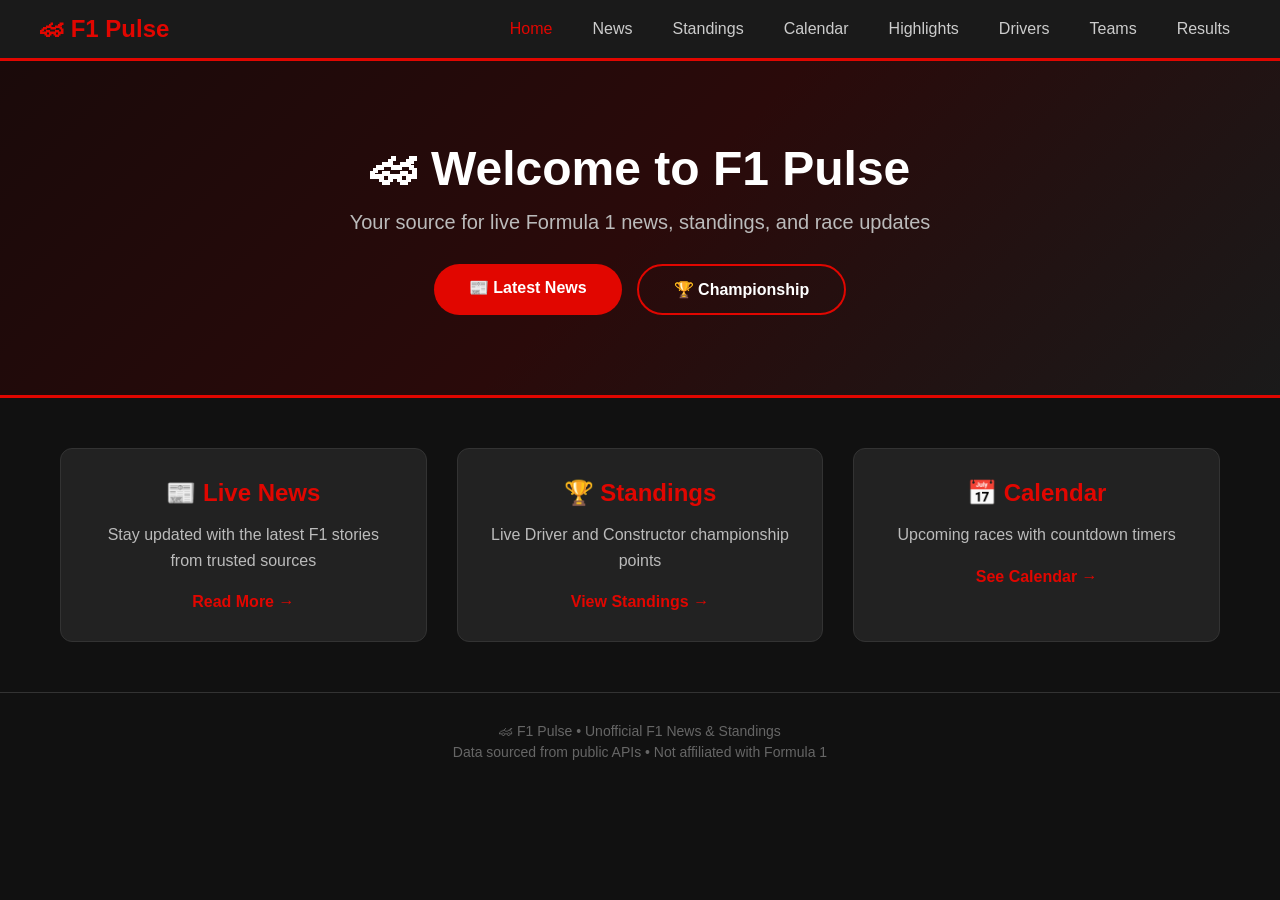
<file: index.html>
<!DOCTYPE html>
<html lang="en">
<head>
    <meta charset="UTF-8">
    <meta name="viewport" content="width=device-width, initial-scale=1.0">
    <title>F1 Pulse - Home</title>
    <link rel="stylesheet" href="css/style.css">
</head>
<body>

<!-- ===== NAVIGATION ===== -->
<nav>
    <div class="nav-container">
        <a href="index.html" class="logo">🏎 F1 Pulse</a>
        <ul class="nav-links">
            <li><a href="index.html" class="active">Home</a></li>
            <li><a href="news.html">News</a></li>
            <li><a href="standings.html">Standings</a></li>
            <li><a href="calendar.html">Calendar</a></li>
            <li><a href="highlights.html">Highlights</a></li>
            <li><a href="drivers.html">Drivers</a></li>
            <li><a href="teams.html">Teams</a></li>
            <li><a href="results.html">Results</a></li>
        </ul>
    </div>
</nav>

<!-- ===== HERO SECTION ===== -->
<section class="hero">
    <div class="hero-content">
        <h1>🏎 Welcome to F1 Pulse</h1>
        <p>Your source for live Formula 1 news, standings, and race updates</p>
        <div class="hero-buttons">
            <a href="news.html" class="btn-primary">📰 Latest News</a>
            <a href="standings.html" class="btn-secondary">🏆 Championship</a>
        </div>
    </div>
</section>

<!-- ===== FEATURED SECTION ===== -->
<section class="features">
    <div class="feature-card">
        <h3>📰 Live News</h3>
        <p>Stay updated with the latest F1 stories from trusted sources</p>
        <a href="news.html">Read More →</a>
    </div>
    <div class="feature-card">
        <h3>🏆 Standings</h3>
        <p>Live Driver and Constructor championship points</p>
        <a href="standings.html">View Standings →</a>
    </div>
    <div class="feature-card">
        <h3>📅 Calendar</h3>
        <p>Upcoming races with countdown timers</p>
        <a href="calendar.html">See Calendar →</a>
    </div>
</section>

<!-- ===== FOOTER ===== -->
<footer>
    <p>🏎 F1 Pulse &bull; Unofficial F1 News &amp; Standings</p>
    <p>Data sourced from public APIs &bull; Not affiliated with Formula 1</p>
</footer>

<script src="js/script.js"></script>
</body>
</html>
</file>
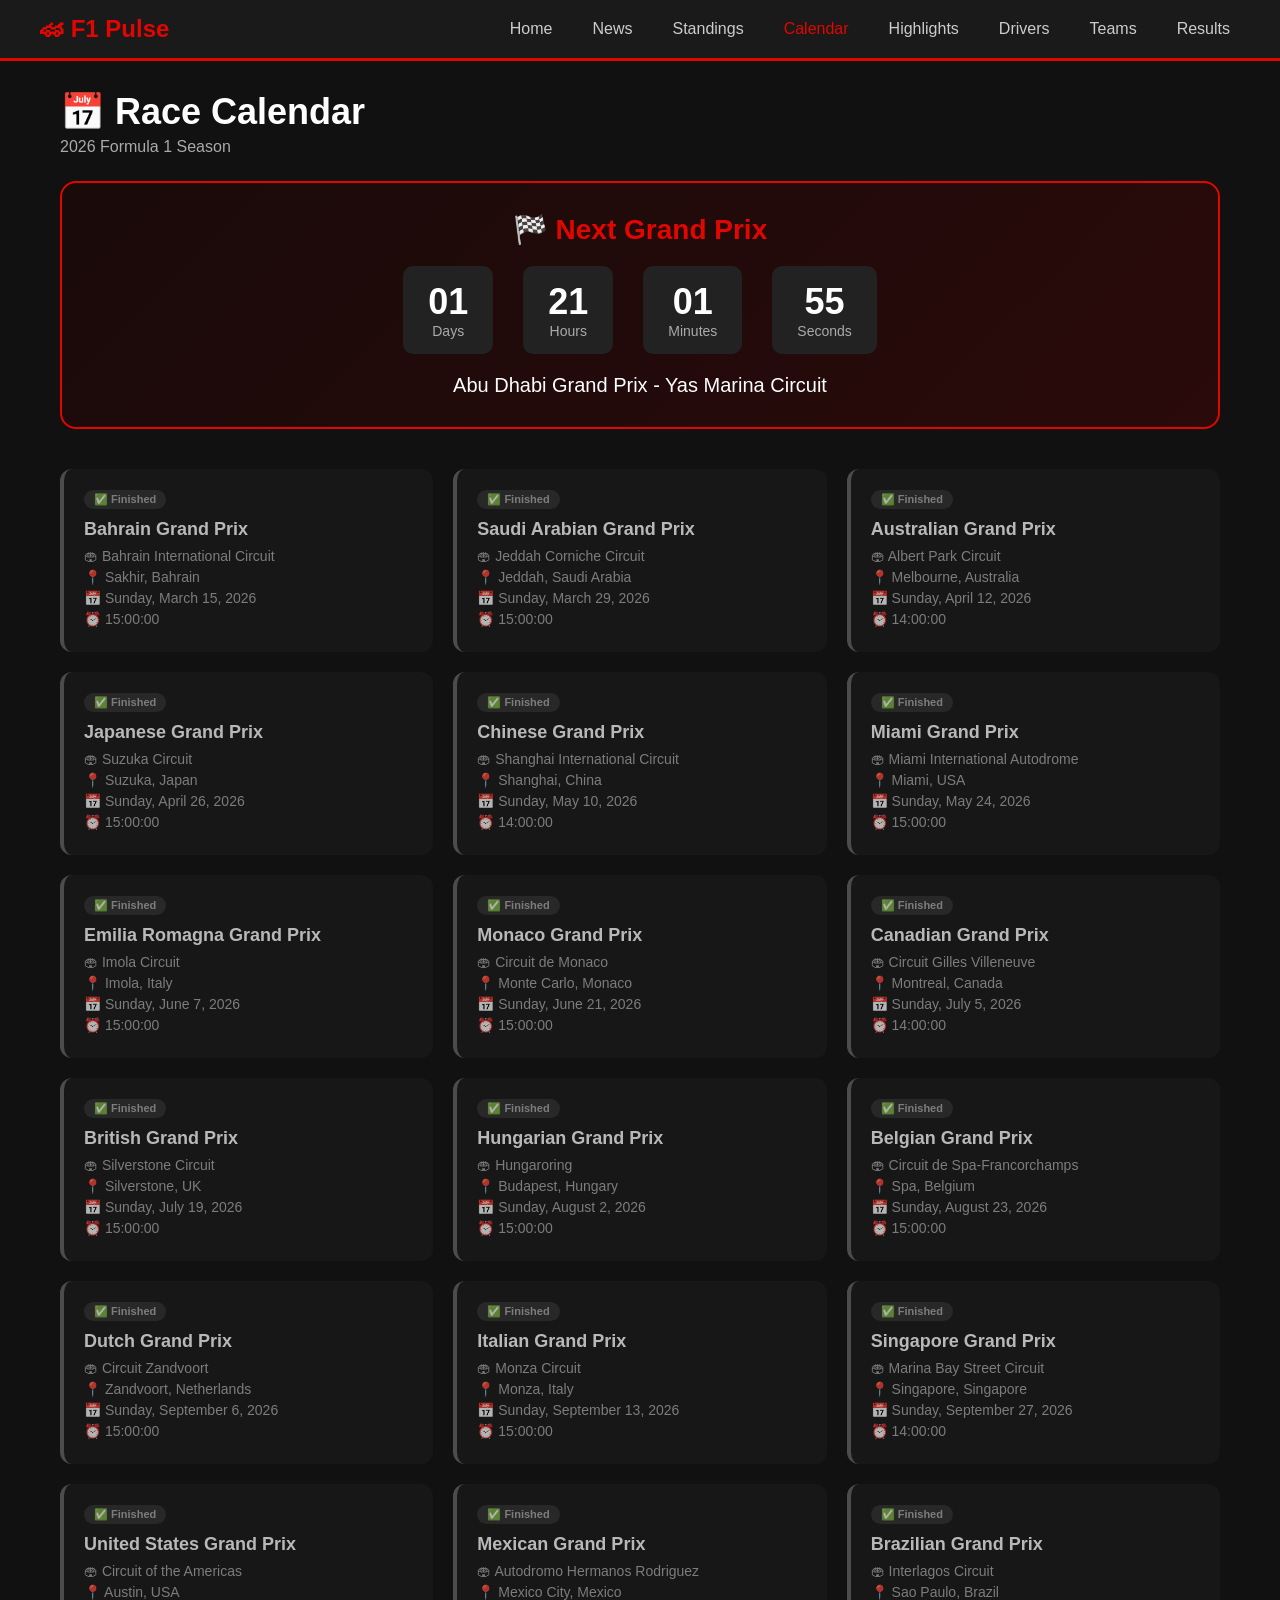
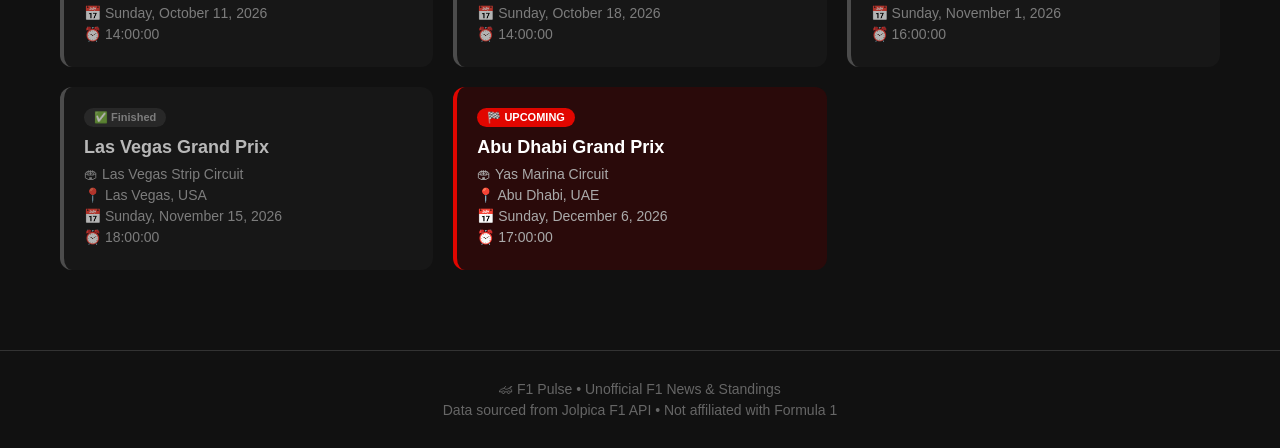
<file: calendar.html>
<!DOCTYPE html>
<html lang="en">
<head>
    <meta charset="UTF-8">
    <meta name="viewport" content="width=device-width, initial-scale=1.0">
    <title>Calendar - F1 Pulse</title>
    <link rel="stylesheet" href="css/style.css">
</head>
<body>

<nav>
    <div class="nav-container">
        <a href="index.html" class="logo">🏎 F1 Pulse</a>
        <ul class="nav-links">
            <li><a href="index.html">Home</a></li>
            <li><a href="news.html">News</a></li>
            <li><a href="standings.html">Standings</a></li>
            <li><a href="calendar.html" class="active">Calendar</a></li>
            <li><a href="highlights.html">Highlights</a></li>
            <li><a href="drivers.html">Drivers</a></li>
            <li><a href="teams.html">Teams</a></li>
            <li><a href="results.html">Results</a></li>
        </ul>
    </div>
</nav>

<section class="calendar-page">
    <h1>📅 Race Calendar</h1>
    <p class="subtitle">2026 Formula 1 Season</p>

    <div id="next-race" class="next-race-card">
        <h2>🏁 Next Grand Prix</h2>
        <div id="countdown" class="countdown">
            <div class="countdown-item"><span id="days">--</span> Days</div>
            <div class="countdown-item"><span id="hours">--</span> Hours</div>
            <div class="countdown-item"><span id="minutes">--</span> Minutes</div>
            <div class="countdown-item"><span id="seconds">--</span> Seconds</div>
        </div>
        <p id="next-race-name" class="race-name">Loading...</p>
    </div>

    <div id="calendar-container" class="calendar-grid">
        <div class="loading">Loading calendar...</div>
    </div>
</section>

<footer>
    <p>🏎 F1 Pulse &bull; Unofficial F1 News &amp; Standings</p>
    <p>Data sourced from Jolpica F1 API &bull; Not affiliated with Formula 1</p>
</footer>

<script src="js/calendar.js"></script>
</body>
</html>
</file>
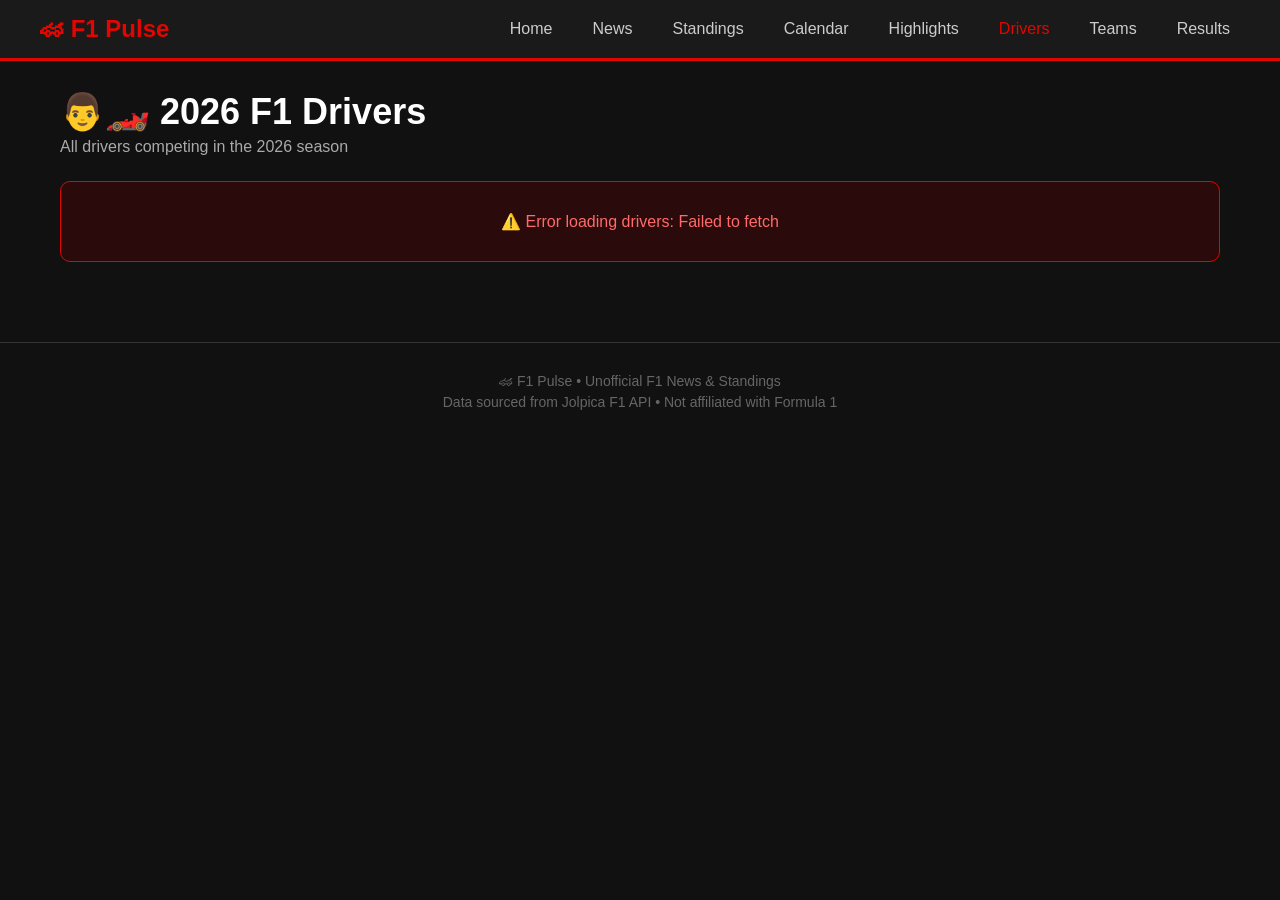
<file: drivers.html>
<!DOCTYPE html>
<html lang="en">
<head>
    <meta charset="UTF-8">
    <meta name="viewport" content="width=device-width, initial-scale=1.0">
    <title>Drivers - F1 Pulse</title>
    <link rel="stylesheet" href="css/style.css">
</head>
<body>

<nav>
    <div class="nav-container">
        <a href="index.html" class="logo">🏎 F1 Pulse</a>
        <ul class="nav-links">
            <li><a href="index.html">Home</a></li>
            <li><a href="news.html">News</a></li>
            <li><a href="standings.html">Standings</a></li>
            <li><a href="calendar.html">Calendar</a></li>
            <li><a href="highlights.html">Highlights</a></li>
            <li><a href="drivers.html" class="active">Drivers</a></li>
            <li><a href="teams.html">Teams</a></li>
            <li><a href="results.html">Results</a></li>
        </ul>
    </div>
</nav>

<section class="drivers-page">
    <h1>👨‍🏎 2026 F1 Drivers</h1>
    <p class="subtitle">All drivers competing in the 2026 season</p>

    <div id="drivers-container" class="drivers-grid">
        <div class="loading">Loading drivers...</div>
    </div>
</section>

<footer>
    <p>🏎 F1 Pulse &bull; Unofficial F1 News &amp; Standings</p>
    <p>Data sourced from Jolpica F1 API &bull; Not affiliated with Formula 1</p>
</footer>

<script src="js/drivers.js"></script>
</body>
</html>
</file>
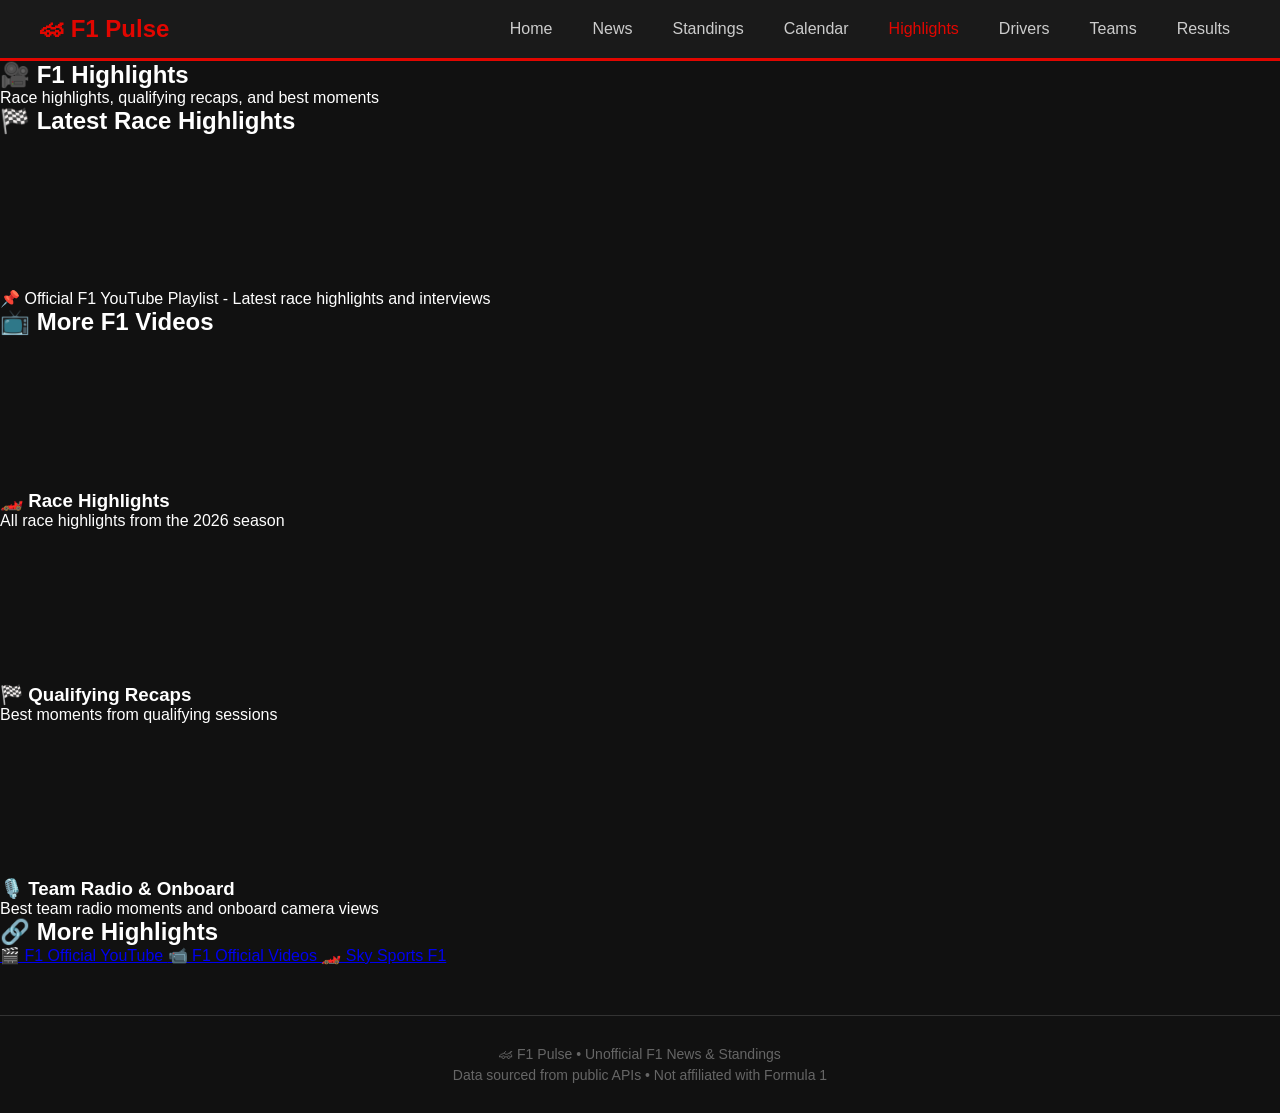
<file: highlights.html>
<!DOCTYPE html>
<html lang="en">
<head>
    <meta charset="UTF-8">
    <meta name="viewport" content="width=device-width, initial-scale=1.0">
    <title>F1 Highlights - F1 Pulse</title>
    <link rel="stylesheet" href="css/style.css">
</head>
<body>

<nav>
    <div class="nav-container">
        <a href="index.html" class="logo">🏎 F1 Pulse</a>
        <ul class="nav-links">
            <li><a href="index.html">Home</a></li>
            <li><a href="news.html">News</a></li>
            <li><a href="standings.html">Standings</a></li>
            <li><a href="calendar.html">Calendar</a></li>
            <li><a href="highlights.html" class="active">Highlights</a></li>
            <li><a href="drivers.html">Drivers</a></li>
            <li><a href="teams.html">Teams</a></li>
            <li><a href="results.html">Results</a></li>
        </ul>
    </div>
</nav>

<section class="highlights-page">
    <h1>🎥 F1 Highlights</h1>
    <p class="subtitle">Race highlights, qualifying recaps, and best moments</p>

    <!-- Featured Video -->
    <div class="featured-video">
        <h2>🏁 Latest Race Highlights</h2>
        <div class="video-container">
            <iframe 
                src="https://www.youtube.com/embed?listType=playlist&list=UU2DHvYhLVKyV9x7M80Fy1Hg"
                title="F1 Race Highlights"
                frameborder="0"
                allow="accelerometer; autoplay; clipboard-write; encrypted-media; gyroscope; picture-in-picture"
                allowfullscreen>
            </iframe>
        </div>
        <p class="video-note">📌 Official F1 YouTube Playlist - Latest race highlights and interviews</p>
    </div>

    <!-- Playlist Section -->
    <div class="playlist-section">
        <h2>📺 More F1 Videos</h2>
        <div class="playlist-grid">
            <!-- Video Card 1 -->
            <div class="video-card">
                <iframe 
                    src="https://www.youtube.com/embed?listType=playlist&list=PLr5g9nuUAPhR3TfYtEJVQ0rWwXJ9fB-Rg"
                    title="F1 Race Highlights Playlist"
                    frameborder="0"
                    allow="accelerometer; autoplay; clipboard-write; encrypted-media; gyroscope; picture-in-picture"
                    allowfullscreen>
                </iframe>
                <div class="video-info">
                    <h3>🏎️ Race Highlights</h3>
                    <p>All race highlights from the 2026 season</p>
                </div>
            </div>

            <!-- Video Card 2 -->
            <div class="video-card">
                <iframe 
                    src="https://www.youtube.com/embed?listType=playlist&list=PLr5g9nuUAPhTr7rgKcYp3FT3QjYWR2pHA"
                    title="F1 Qualifying Recaps"
                    frameborder="0"
                    allow="accelerometer; autoplay; clipboard-write; encrypted-media; gyroscope; picture-in-picture"
                    allowfullscreen>
                </iframe>
                <div class="video-info">
                    <h3>🏁 Qualifying Recaps</h3>
                    <p>Best moments from qualifying sessions</p>
                </div>
            </div>

            <!-- Video Card 3 -->
            <div class="video-card">
                <iframe 
                    src="https://www.youtube.com/embed?listType=playlist&list=PLr5g9nuUAPhS_iPsBV18zKqZGrqM29ltF"
                    title="F1 Team Radio and Onboard"
                    frameborder="0"
                    allow="accelerometer; autoplay; clipboard-write; encrypted-media; gyroscope; picture-in-picture"
                    allowfullscreen>
                </iframe>
                <div class="video-info">
                    <h3>🎙️ Team Radio & Onboard</h3>
                    <p>Best team radio moments and onboard camera views</p>
                </div>
            </div>
        </div>
    </div>

    <!-- External Links -->
    <div class="highlights-links">
        <h2>🔗 More Highlights</h2>
        <div class="links-grid">
            <a href="https://www.youtube.com/@F1" target="_blank" class="link-card">
                🎬 F1 Official YouTube
            </a>
            <a href="https://www.formula1.com/en/videos" target="_blank" class="link-card">
                📹 F1 Official Videos
            </a>
            <a href="https://www.skysports.com/f1/video" target="_blank" class="link-card">
                🏎️ Sky Sports F1
            </a>
        </div>
    </div>
</section>

<footer>
    <p>🏎 F1 Pulse &bull; Unofficial F1 News &amp; Standings</p>
    <p>Data sourced from public APIs &bull; Not affiliated with Formula 1</p>
</footer>

<script src="js/script.js"></script>
</body>
</html>
</file>
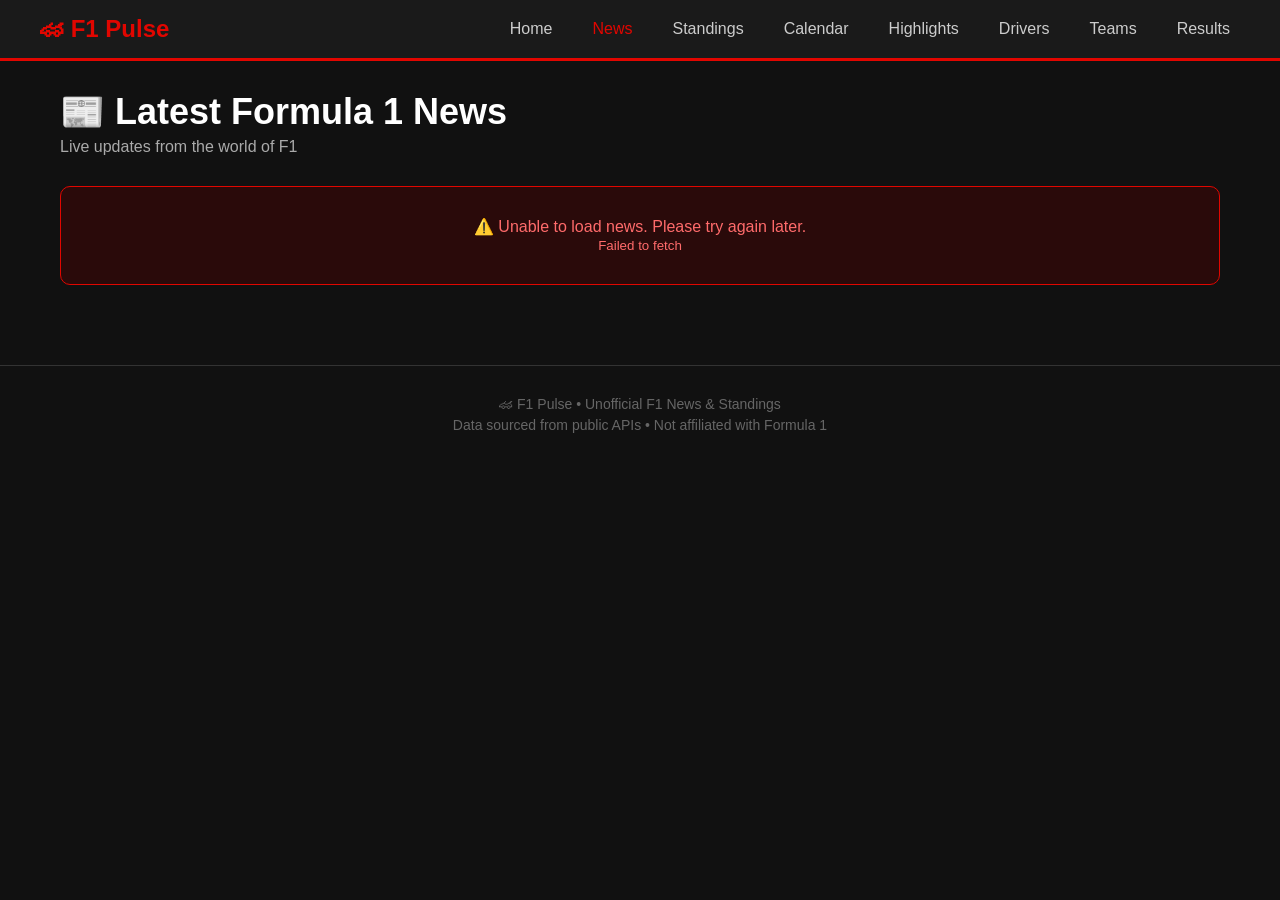
<file: news.html>
<!DOCTYPE html>
<html lang="en">
<head>
    <meta charset="UTF-8">
    <meta name="viewport" content="width=device-width, initial-scale=1.0">
    <title>F1 News - F1 Pulse</title>
    <link rel="stylesheet" href="css/style.css">
</head>
<body>

<!-- ===== NAVIGATION ===== -->
<nav>
    <div class="nav-container">
        <a href="index.html" class="logo">🏎 F1 Pulse</a>
        <ul class="nav-links">
            <li><a href="index.html">Home</a></li>
            <li><a href="news.html" class="active">News</a></li>
            <li><a href="standings.html">Standings</a></li>
            <li><a href="calendar.html">Calendar</a></li>
            <li><a href="highlights.html">Highlights</a></li>
            <li><a href="drivers.html">Drivers</a></li>
            <li><a href="teams.html">Teams</a></li>
            <li><a href="results.html">Results</a></li>
        </ul>
    </div>
</nav>

<!-- ===== NEWS SECTION ===== -->
<section class="news-page">
    <h1>📰 Latest Formula 1 News</h1>
    <p class="subtitle">Live updates from the world of F1</p>

    <div id="news-container" class="news-grid">
        <div class="loading">Loading latest news...</div>
    </div>
</section>

<!-- ===== FOOTER ===== -->
<footer>
    <p>🏎 F1 Pulse &bull; Unofficial F1 News &amp; Standings</p>
    <p>Data sourced from public APIs &bull; Not affiliated with Formula 1</p>
</footer>

<script src="js/news.js"></script>
</body>
</html>
</file>
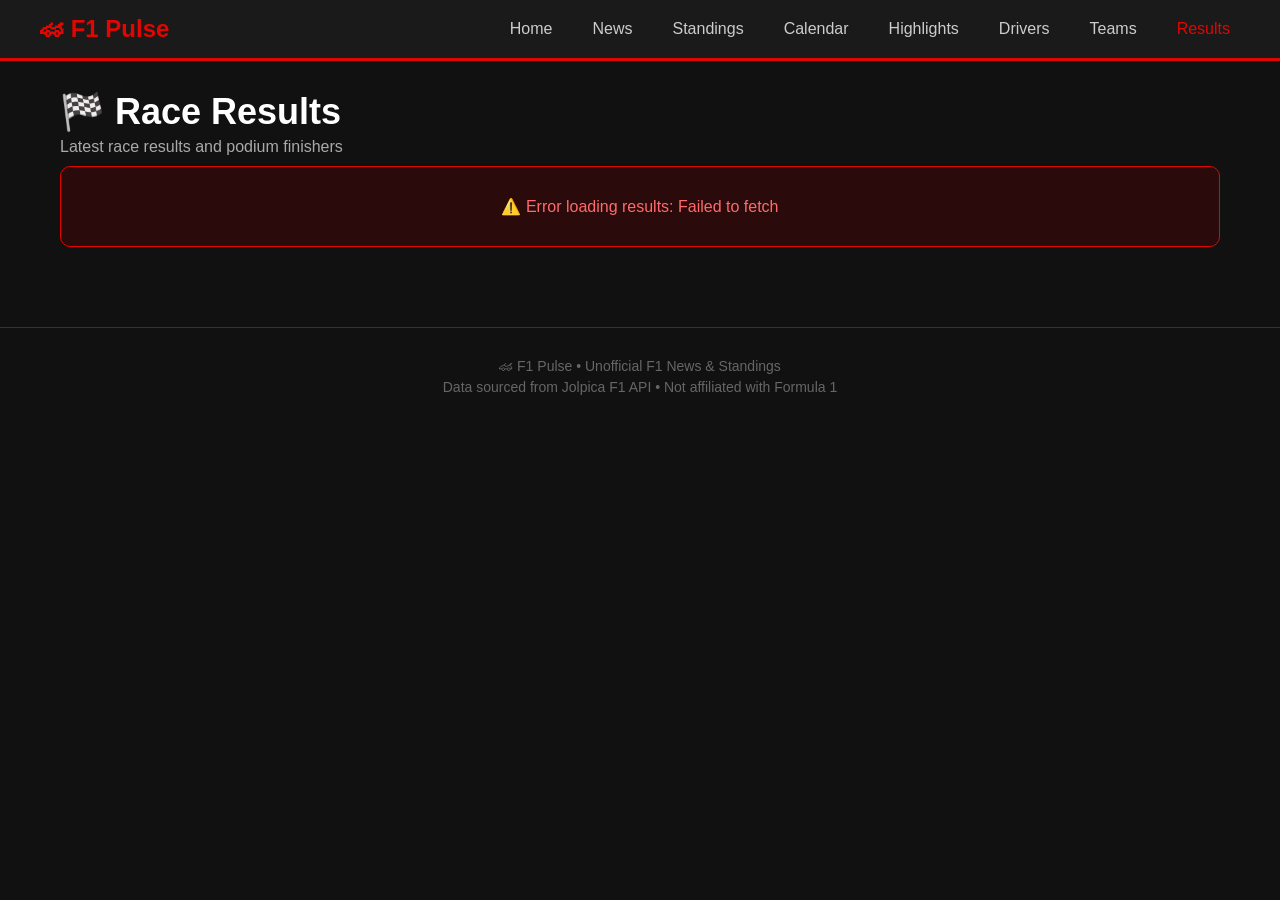
<file: results.html>
<!DOCTYPE html>
<html lang="en">
<head>
    <meta charset="UTF-8">
    <meta name="viewport" content="width=device-width, initial-scale=1.0">
    <title>Results - F1 Pulse</title>
    <link rel="stylesheet" href="css/style.css">
</head>
<body>

<nav>
    <div class="nav-container">
        <a href="index.html" class="logo">🏎 F1 Pulse</a>
        <ul class="nav-links">
            <li><a href="index.html">Home</a></li>
            <li><a href="news.html">News</a></li>
            <li><a href="standings.html">Standings</a></li>
            <li><a href="calendar.html">Calendar</a></li>
            <li><a href="highlights.html">Highlights</a></li>
            <li><a href="drivers.html">Drivers</a></li>
            <li><a href="teams.html">Teams</a></li>
            <li><a href="results.html" class="active">Results</a></li>
        </ul>
    </div>
</nav>

<section class="results-page">
    <h1>🏁 Race Results</h1>
    <p class="subtitle">Latest race results and podium finishers</p>

    <div id="results-container" class="results-grid">
        <div class="loading">Loading results...</div>
    </div>
</section>

<footer>
    <p>🏎 F1 Pulse &bull; Unofficial F1 News &amp; Standings</p>
    <p>Data sourced from Jolpica F1 API &bull; Not affiliated with Formula 1</p>
</footer>

<script src="js/results.js"></script>
</body>
</html>
</file>
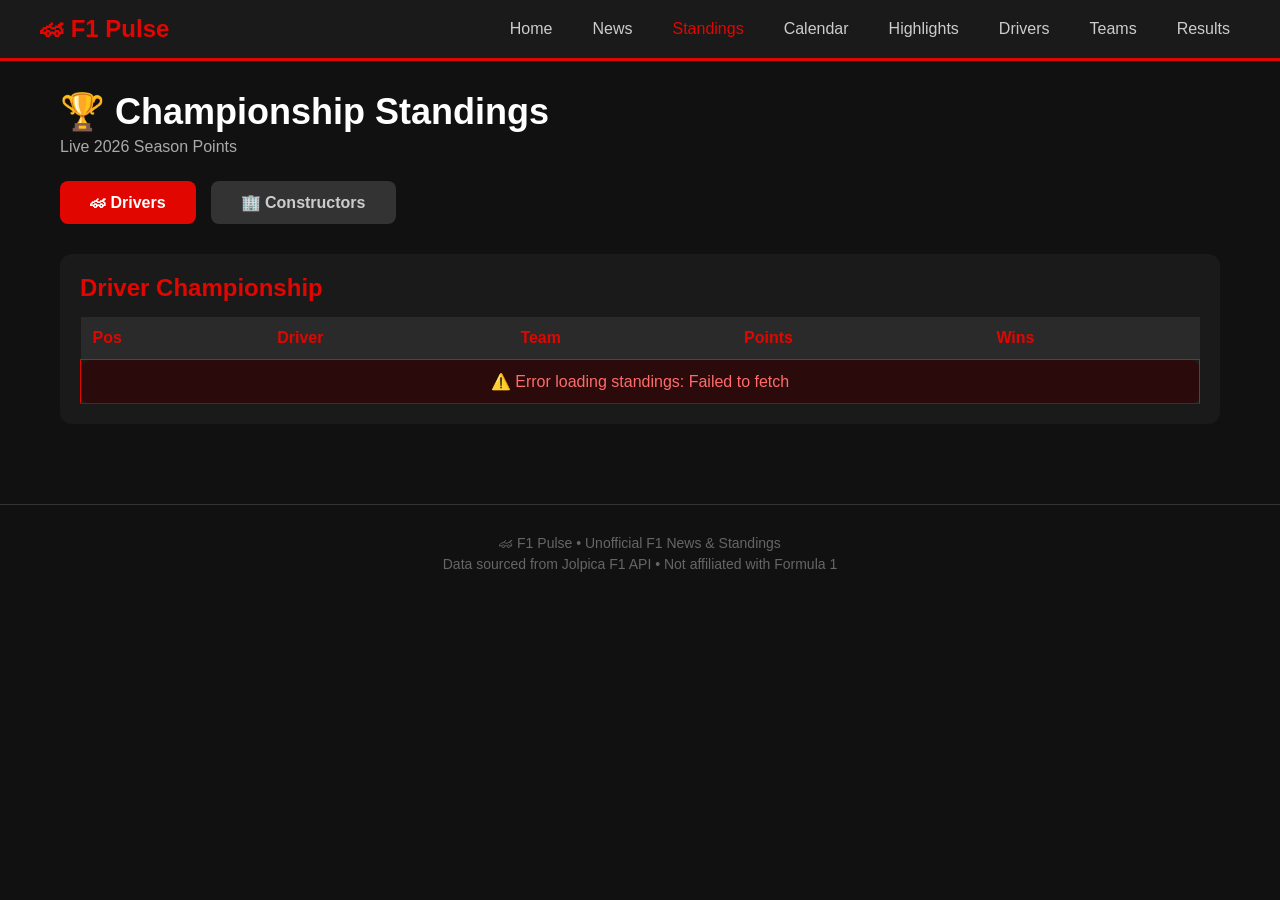
<file: standings.html>
<!DOCTYPE html>
<html lang="en">
<head>
    <meta charset="UTF-8">
    <meta name="viewport" content="width=device-width, initial-scale=1.0">
    <title>Standings - F1 Pulse</title>
    <link rel="stylesheet" href="css/style.css">
</head>
<body>

<nav>
    <div class="nav-container">
        <a href="index.html" class="logo">🏎 F1 Pulse</a>
        <ul class="nav-links">
            <li><a href="index.html">Home</a></li>
            <li><a href="news.html">News</a></li>
            <li><a href="standings.html" class="active">Standings</a></li>
            <li><a href="calendar.html">Calendar</a></li>
            <li><a href="highlights.html">Highlights</a></li>
            <li><a href="drivers.html">Drivers</a></li>
            <li><a href="teams.html">Teams</a></li>
            <li><a href="results.html">Results</a></li>
        </ul>
    </div>
</nav>

<section class="standings-page">
    <h1>🏆 Championship Standings</h1>
    <p class="subtitle">Live 2026 Season Points</p>

    <div class="standings-tabs">
        <button class="tab-btn active" data-tab="drivers">🏎 Drivers</button>
        <button class="tab-btn" data-tab="constructors">🏢 Constructors</button>
    </div>

    <div id="drivers-standings" class="standings-table-container">
        <h2>Driver Championship</h2>
        <table>
            <thead>
                <tr>
                    <th>Pos</th>
                    <th>Driver</th>
                    <th>Team</th>
                    <th>Points</th>
                    <th>Wins</th>
                </tr>
            </thead>
            <tbody id="driver-standings-body">
                <tr><td colspan="5" class="loading">Loading standings...</td></tr>
            </tbody>
        </table>
    </div>

    <div id="constructors-standings" class="standings-table-container" style="display:none;">
        <h2>Constructor Championship</h2>
        <table>
            <thead>
                <tr>
                    <th>Pos</th>
                    <th>Team</th>
                    <th>Points</th>
                    <th>Wins</th>
                </tr>
            </thead>
            <tbody id="constructor-standings-body">
                <tr><td colspan="4" class="loading">Loading standings...</td></tr>
            </tbody>
        </table>
    </div>
</section>

<footer>
    <p>🏎 F1 Pulse &bull; Unofficial F1 News &amp; Standings</p>
    <p>Data sourced from Jolpica F1 API &bull; Not affiliated with Formula 1</p>
</footer>

<script src="js/standings.js"></script>
</body>
</html>
</file>
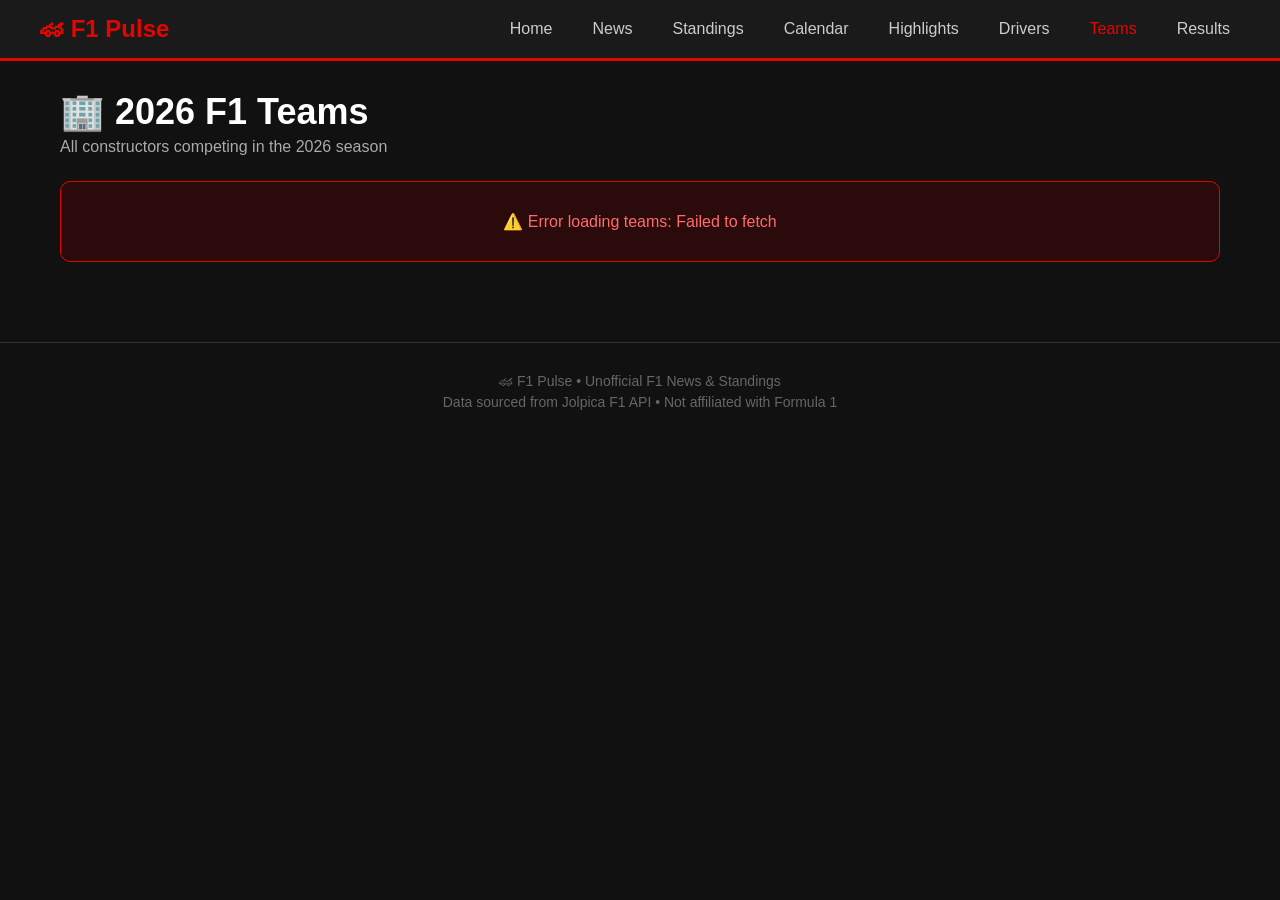
<file: teams.html>
<!DOCTYPE html>
<html lang="en">
<head>
    <meta charset="UTF-8">
    <meta name="viewport" content="width=device-width, initial-scale=1.0">
    <title>Teams - F1 Pulse</title>
    <link rel="stylesheet" href="css/style.css">
</head>
<body>

<nav>
    <div class="nav-container">
        <a href="index.html" class="logo">🏎 F1 Pulse</a>
        <ul class="nav-links">
            <li><a href="index.html">Home</a></li>
            <li><a href="news.html">News</a></li>
            <li><a href="standings.html">Standings</a></li>
            <li><a href="calendar.html">Calendar</a></li>
            <li><a href="highlights.html">Highlights</a></li>
            <li><a href="drivers.html">Drivers</a></li>
            <li><a href="teams.html" class="active">Teams</a></li>
            <li><a href="results.html">Results</a></li>
        </ul>
    </div>
</nav>

<section class="teams-page">
    <h1>🏢 2026 F1 Teams</h1>
    <p class="subtitle">All constructors competing in the 2026 season</p>

    <div id="teams-container" class="teams-grid">
        <div class="loading">Loading teams...</div>
    </div>
</section>

<footer>
    <p>🏎 F1 Pulse &bull; Unofficial F1 News &amp; Standings</p>
    <p>Data sourced from Jolpica F1 API &bull; Not affiliated with Formula 1</p>
</footer>

<script src="js/teams.js"></script>
</body>
</html>
</file>
<file: css/style.css>
/* ============================================
   COMPLETE F1 PULSE STYLESHEET
   All pages - Home, News, Standings, Calendar, Drivers, Teams, Results
   ============================================ */

/* ===== RESET & BASE ===== */
* {
    margin: 0;
    padding: 0;
    box-sizing: border-box;
}

body {
    font-family: Arial, Helvetica, sans-serif;
    background: #111;
    color: white;
    min-height: 100vh;
}

/* ===== NAVIGATION ===== */
nav {
    background: #1a1a1a;
    padding: 15px 30px;
    border-bottom: 3px solid #e10600;
    position: sticky;
    top: 0;
    z-index: 1000;
}

.nav-container {
    max-width: 1200px;
    margin: 0 auto;
    display: flex;
    justify-content: space-between;
    align-items: center;
    flex-wrap: wrap;
}

.logo {
    font-size: 24px;
    font-weight: bold;
    color: #e10600;
    text-decoration: none;
}

.nav-links {
    list-style: none;
    display: flex;
    gap: 20px;
    flex-wrap: wrap;
    margin: 0;
    padding: 0;
}

.nav-links a {
    color: #ccc;
    text-decoration: none;
    font-weight: 500;
    transition: color 0.3s;
    padding: 5px 10px;
}

.nav-links a:hover,
.nav-links a.active {
    color: #e10600;
}

/* ===== FOOTER ===== */
footer {
    background: #111;
    color: #666;
    text-align: center;
    padding: 25px;
    border-top: 1px solid #333;
    margin-top: 50px;
}

footer p {
    margin: 5px 0;
    font-size: 14px;
}

/* ============================================
   HOME PAGE (index.html)
   ============================================ */

/* Hero Section */
.hero {
    background: linear-gradient(135deg, #1a0a0a 0%, #2a0a0a 50%, #1a1a1a 100%);
    padding: 80px 20px;
    text-align: center;
    border-bottom: 3px solid #e10600;
}

.hero-content {
    max-width: 800px;
    margin: 0 auto;
}

.hero h1 {
    font-size: 48px;
    margin-bottom: 15px;
    color: #fff;
}

.hero p {
    font-size: 20px;
    color: #bbb;
    margin-bottom: 30px;
}

.hero-buttons {
    display: flex;
    gap: 15px;
    justify-content: center;
    flex-wrap: wrap;
}

.btn-primary,
.btn-secondary {
    display: inline-block;
    padding: 14px 35px;
    border-radius: 30px;
    text-decoration: none;
    font-weight: bold;
    transition: transform 0.3s, box-shadow 0.3s;
}

.btn-primary {
    background: #e10600;
    color: #fff;
}

.btn-primary:hover {
    background: #ff1a1a;
    transform: scale(1.05);
    box-shadow: 0 5px 20px rgba(225, 6, 0, 0.4);
}

.btn-secondary {
    background: transparent;
    color: #fff;
    border: 2px solid #e10600;
}

.btn-secondary:hover {
    background: #e10600;
    transform: scale(1.05);
    box-shadow: 0 5px 20px rgba(225, 6, 0, 0.3);
}

/* Features Section */
.features {
    max-width: 1200px;
    margin: 50px auto;
    padding: 0 20px;
    display: grid;
    grid-template-columns: repeat(auto-fit, minmax(280px, 1fr));
    gap: 30px;
}

.feature-card {
    background: #222;
    padding: 30px;
    border-radius: 12px;
    text-align: center;
    border: 1px solid #333;
    transition: transform 0.3s, box-shadow 0.3s;
}

.feature-card:hover {
    transform: translateY(-8px);
    box-shadow: 0 10px 30px rgba(0,0,0,0.4);
}

.feature-card h3 {
    font-size: 24px;
    margin-bottom: 15px;
    color: #e10600;
}

.feature-card p {
    color: #bbb;
    line-height: 1.6;
    margin-bottom: 20px;
}

.feature-card a {
    color: #e10600;
    text-decoration: none;
    font-weight: 600;
}

.feature-card a:hover {
    color: #ff4040;
    text-decoration: underline;
}

/* ============================================
   NEWS PAGE (news.html)
   ============================================ */

.news-page {
    max-width: 1200px;
    margin: 0 auto;
    padding: 30px 20px;
}

.news-page h1 {
    font-size: 36px;
    margin-bottom: 5px;
}

.news-page .subtitle {
    color: #aaa;
    margin-bottom: 30px;
}

.news-grid {
    display: grid;
    grid-template-columns: repeat(auto-fill, minmax(340px, 1fr));
    gap: 25px;
}

.news-card {
    background: #222;
    border-radius: 12px;
    overflow: hidden;
    transition: transform 0.3s, box-shadow 0.3s;
    border: 1px solid #333;
}

.news-card:hover {
    transform: translateY(-5px);
    box-shadow: 0 8px 25px rgba(0,0,0,0.5);
}

.news-card img {
    width: 100%;
    height: 200px;
    object-fit: cover;
}

.news-card-content {
    padding: 18px;
}

.news-source {
    display: inline-block;
    background: #e10600;
    color: #fff;
    font-size: 11px;
    font-weight: bold;
    padding: 3px 10px;
    border-radius: 20px;
    text-transform: uppercase;
    letter-spacing: 0.5px;
    margin-bottom: 10px;
}

.news-card h3 {
    font-size: 18px;
    margin: 10px 0;
    line-height: 1.4;
    color: #fff;
}

.news-card p {
    color: #bbb;
    font-size: 14px;
    line-height: 1.6;
    margin: 10px 0 15px;
}

.news-meta {
    display: flex;
    justify-content: space-between;
    align-items: center;
    font-size: 13px;
    color: #888;
}

.read-more {
    color: #e10600;
    text-decoration: none;
    font-weight: 600;
    transition: color 0.3s;
}

.read-more:hover {
    color: #ff4040;
    text-decoration: underline;
}

.loading {
    grid-column: 1 / -1;
    text-align: center;
    padding: 50px;
    color: #aaa;
    font-size: 18px;
}

.error-message {
    grid-column: 1 / -1;
    background: #2a0a0a;
    border: 1px solid #e10600;
    padding: 30px;
    border-radius: 10px;
    text-align: center;
    color: #ff6b6b;
}

/* ============================================
   STANDINGS PAGE (standings.html)
   ============================================ */

.standings-page {
    max-width: 1200px;
    margin: 0 auto;
    padding: 30px 20px;
}

.standings-page h1 {
    font-size: 36px;
    margin-bottom: 5px;
}

.standings-page .subtitle {
    color: #aaa;
    margin-bottom: 10px;
}

.standings-tabs {
    display: flex;
    gap: 15px;
    margin: 25px 0 30px;
}

.tab-btn {
    background: #333;
    color: #ccc;
    border: none;
    padding: 12px 30px;
    border-radius: 8px;
    cursor: pointer;
    font-size: 16px;
    font-weight: bold;
    transition: background 0.3s;
}

.tab-btn:hover {
    background: #444;
}

.tab-btn.active {
    background: #e10600;
    color: #fff;
}

.standings-table-container {
    background: #1a1a1a;
    border-radius: 12px;
    padding: 20px;
    overflow-x: auto;
}

.standings-table-container h2 {
    color: #e10600;
    margin-bottom: 15px;
}

.standings-table-container table {
    width: 100%;
    border-collapse: collapse;
}

.standings-table-container th {
    background: #2a2a2a;
    color: #e10600;
    padding: 12px;
    text-align: left;
}

.standings-table-container td {
    padding: 12px;
    border-bottom: 1px solid #333;
}

.standings-table-container tr:hover {
    background: #2a2a2a;
}

/* ============================================
   CALENDAR PAGE (calendar.html)
   ============================================ */

.calendar-page {
    max-width: 1200px;
    margin: 0 auto;
    padding: 30px 20px;
}

.calendar-page h1 {
    font-size: 36px;
    margin-bottom: 5px;
}

.calendar-page .subtitle {
    color: #aaa;
    margin-bottom: 10px;
}

.next-race-card {
    background: linear-gradient(135deg, #1a0a0a, #2a0a0a);
    border: 2px solid #e10600;
    border-radius: 16px;
    padding: 30px;
    text-align: center;
    margin: 25px 0 40px;
}

.next-race-card h2 {
    font-size: 28px;
    color: #e10600;
}

.countdown {
    display: flex;
    justify-content: center;
    gap: 30px;
    margin: 20px 0;
}

.countdown-item {
    background: #222;
    padding: 15px 25px;
    border-radius: 10px;
    font-size: 14px;
    color: #aaa;
}

.countdown-item span {
    display: block;
    font-size: 36px;
    font-weight: bold;
    color: #fff;
}

.race-name {
    font-size: 20px;
    color: #fff;
    margin-top: 10px;
}

.calendar-grid {
    display: grid;
    grid-template-columns: repeat(auto-fill, minmax(300px, 1fr));
    gap: 20px;
}

.race-card {
    background: #1a1a1a;
    border-radius: 12px;
    padding: 20px;
    border-left: 4px solid #666;
}

.race-card.race-next {
    border-left-color: #e10600;
    background: #2a0a0a;
}

.race-card.race-past {
    opacity: 0.7;
}

.race-card .race-status {
    display: inline-block;
    font-size: 11px;
    font-weight: bold;
    padding: 3px 10px;
    border-radius: 20px;
    background: #333;
    color: #aaa;
    margin-bottom: 10px;
}

.race-card.race-next .race-status {
    background: #e10600;
    color: #fff;
}

.race-card h3 {
    font-size: 18px;
    margin-bottom: 8px;
    color: #fff;
}

.race-card p {
    color: #aaa;
    margin: 5px 0;
    font-size: 14px;
}

/* ============================================
   DRIVERS PAGE (drivers.html)
   ============================================ */

.drivers-page {
    max-width: 1200px;
    margin: 0 auto;
    padding: 30px 20px;
}

.drivers-page h1 {
    font-size: 36px;
    margin-bottom: 5px;
}

.drivers-page .subtitle {
    color: #aaa;
    margin-bottom: 10px;
}

.drivers-grid {
    display: grid;
    grid-template-columns: repeat(auto-fill, minmax(250px, 1fr));
    gap: 25px;
    margin-top: 25px;
}

.driver-card {
    background: #1a1a1a;
    border-radius: 12px;
    padding: 20px;
    text-align: center;
    border: 1px solid #333;
    transition: transform 0.3s;
}

.driver-card:hover {
    transform: translateY(-5px);
}

.driver-number {
    display: inline-block;
    font-size: 32px;
    font-weight: bold;
    color: #fff;
    width: 70px;
    height: 70px;
    line-height: 70px;
    border-radius: 50%;
    margin-bottom: 15px;
}

.driver-info h3 {
    font-size: 20px;
    color: #fff;
}

.driver-code {
    color: #e10600;
    font-weight: bold;
    font-size: 14px;
}

.driver-info p {
    color: #aaa;
    margin: 5px 0;
    font-size: 14px;
}

.driver-stats {
    display: flex;
    justify-content: center;
    gap: 20px;
    margin-top: 10px;
}

.driver-stats span {
    background: #222;
    padding: 5px 15px;
    border-radius: 20px;
    font-size: 13px;
    color: #ccc;
}

/* ============================================
   TEAMS PAGE (teams.html)
   ============================================ */

.teams-page {
    max-width: 1200px;
    margin: 0 auto;
    padding: 30px 20px;
}

.teams-page h1 {
    font-size: 36px;
    margin-bottom: 5px;
}

.teams-page .subtitle {
    color: #aaa;
    margin-bottom: 10px;
}

.teams-grid {
    display: grid;
    grid-template-columns: repeat(auto-fill, minmax(280px, 1fr));
    gap: 25px;
    margin-top: 25px;
}

.team-card {
    background: #1a1a1a;
    border-radius: 12px;
    padding: 25px;
    border: 1px solid #333;
    transition: transform 0.3s;
}

.team-card:hover {
    transform: translateY(-5px);
}

.team-color {
    height: 8px;
    border-radius: 4px;
    margin-bottom: 15px;
}

.team-info h3 {
    font-size: 20px;
    color: #fff;
}

.team-info p {
    color: #aaa;
    font-size: 14px;
}

.team-stats {
    display: flex;
    gap: 20px;
    margin-top: 10px;
}

.team-stats span {
    background: #222;
    padding: 5px 15px;
    border-radius: 20px;
    font-size: 13px;
    color: #ccc;
}

/* ============================================
   RESULTS PAGE (results.html)
   ============================================ */

.results-page {
    max-width: 1200px;
    margin: 0 auto;
    padding: 30px 20px;
}

.results-page h1 {
    font-size: 36px;
    margin-bottom: 5px;
}

.results-page .subtitle {
    color: #aaa;
    margin-bottom: 10px;
}

.race-header {
    background: #1a1a1a;
    padding: 25px;
    border-radius: 12px;
    margin-bottom: 25px;
    text-align: center;
}

.race-header h2 {
    font-size: 28px;
    color: #e10600;
}

.race-header p {
    color: #aaa;
}

.podium {
    display: flex;
    flex-direction: column;
    gap: 12px;
    margin-bottom: 30px;
}

.podium-item {
    background: #1a1a1a;
    padding: 18px 25px;
    border-radius: 10px;
    display: flex;
    align-items: center;
    gap: 15px;
    border-left: 4px solid #666;
}

.podium-item.gold {
    border-left-color: #ffd700;
    background: #1a1a0a;
}

.podium-item.silver {
    border-left-color: #c0c0c0;
    background: #1a1a1a;
}

.podium-item.bronze {
    border-left-color: #cd7f32;
    background: #1a0a0a;
}

.podium-pos {
    font-size: 28px;
}

.podium-name {
    font-size: 18px;
    font-weight: bold;
    color: #fff;
}

.podium-team {
    color: #aaa;
    font-size: 14px;
}

.full-results {
    background: #1a1a1a;
    border-radius: 12px;
    padding: 20px;
    overflow-x: auto;
}

.full-results h3 {
    color: #e10600;
    margin-bottom: 15px;
}

.full-results table {
    width: 100%;
    border-collapse: collapse;
}

.full-results th {
    background: #2a2a2a;
    color: #e10600;
    padding: 12px;
    text-align: left;
}

.full-results td {
    padding: 12px;
    border-bottom: 1px solid #333;
}

.full-results tr:hover {
    background: #2a2a2a;
}

/* ============================================
   RESPONSIVE DESIGN (Mobile & Tablet)
   ============================================ */

@media (max-width: 992px) {
    .news-grid {
        grid-template-columns: repeat(auto-fill, minmax(280px, 1fr));
    }
}

@media (max-width: 768px) {
    /* Navigation */
    .nav-container {
        flex-direction: column;
        gap: 10px;
    }
    
    .nav-links {
        justify-content: center;
        gap: 10px;
    }
    
    .nav-links a {
        font-size: 14px;
        padding: 5px 8px;
    }
    
    /* Hero */
    .hero h1 {
        font-size: 32px;
    }
    
    .hero p {
        font-size: 16px;
    }
    
    .hero-buttons {
        flex-direction: column;
        align-items: center;
    }
    
    /* Countdown */
    .countdown {
        flex-wrap: wrap;
        gap: 15px;
    }
    
    .countdown-item {
        padding: 10px 15px;
    }
    
    .countdown-item span {
        font-size: 28px;
    }
    
    /* Podium */
    .podium-item {
        flex-wrap: wrap;
    }
    
    /* Grids - single column on mobile */
    .news-grid,
    .drivers-grid,
    .teams-grid,
    .calendar-grid {
        grid-template-columns: 1fr;
    }
    
    /* Standings tabs */
    .standings-tabs {
        flex-direction: column;
    }
    
    .tab-btn {
        width: 100%;
    }
    
    /* Page titles */
    .news-page h1,
    .standings-page h1,
    .calendar-page h1,
    .drivers-page h1,
    .teams-page h1,
    .results-page h1 {
        font-size: 28px;
    }
    
    /* Tables - horizontal scroll */
    .standings-table-container,
    .full-results {
        overflow-x: auto;
    }
    
    .standings-table-container table,
    .full-results table {
        font-size: 14px;
        min-width: 500px;
    }
    
    .standings-table-container th,
    .standings-table-container td,
    .full-results th,
    .full-results td {
        padding: 8px 10px;
    }
    
    /* Next race card */
    .next-race-card {
        padding: 20px;
    }
    
    .next-race-card h2 {
        font-size: 22px;
    }
    
    .race-name {
        font-size: 16px;
    }
}

@media (max-width: 480px) {
    /* Extra small screens */
    .hero h1 {
        font-size: 24px;
    }
    
    .hero p {
        font-size: 14px;
    }
    
    .btn-primary,
    .btn-secondary {
        padding: 12px 25px;
        font-size: 14px;
        width: 100%;
        text-align: center;
    }
    
    .features {
        grid-template-columns: 1fr;
    }
    
    .countdown-item {
        padding: 8px 12px;
        font-size: 12px;
        min-width: 60px;
    }
    
    .countdown-item span {
        font-size: 22px;
    }
    
    .logo {
        font-size: 20px;
    }
    
    .nav-links a {
        font-size: 12px;
        padding: 4px 6px;
    }
}

/* ============================================
   ANIMATIONS
   ============================================ */

@keyframes fadeIn {
    from {
        opacity: 0;
        transform: translateY(20px);
    }
    to {
        opacity: 1;
        transform: translateY(0);
    }
}

.news-card,
.driver-card,
.team-card,
.race-card,
.feature-card {
    animation: fadeIn 0.5s ease-out;
}

/* Staggered animation delay for cards */
.news-card:nth-child(1) { animation-delay: 0.1s; }
.news-card:nth-child(2) { animation-delay: 0.2s; }
.news-card:nth-child(3) { animation-delay: 0.3s; }
.news-card:nth-child(4) { animation-delay: 0.4s; }
.news-card:nth-child(5) { animation-delay: 0.5s; }
.news-card:nth-child(6) { animation-delay: 0.6s; }

/* Pulse animation for countdown */
@keyframes pulse {
    0%, 100% {
        opacity: 1;
    }
    50% {
        opacity: 0.6;
    }
}

.countdown-item span {
    animation: pulse 2s ease-in-out infinite;
}

/* Glow effect for next race */
@keyframes glow {
    0%, 100% {
        box-shadow: 0 0 10px rgba(225, 6, 0, 0.2);
    }
    50% {
        box-shadow: 0 0 30px rgba(225, 6, 0, 0.5);
    }
}

.race-card.race-next {
    animation: glow 2s ease-in-out infinite;
}
</file>
